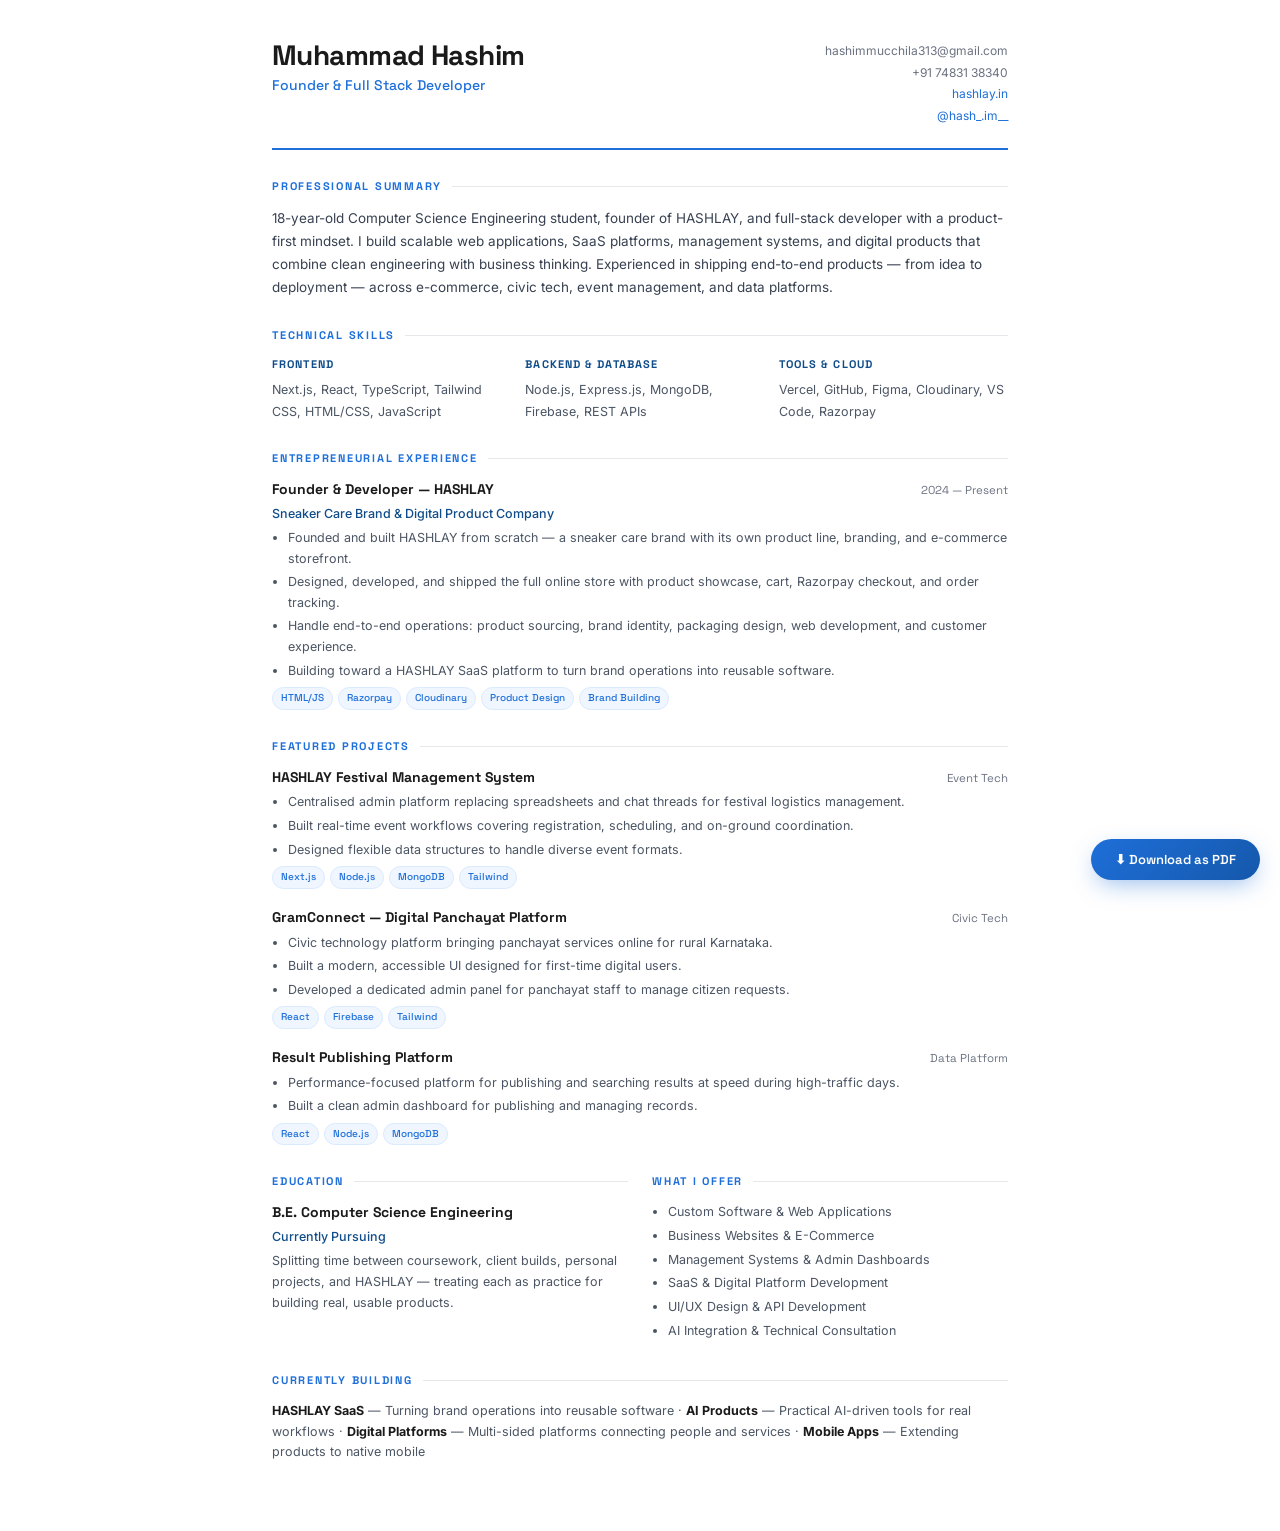
<file: resume.html>
<!DOCTYPE html>
<html lang="en">

<head>
  <meta charset="UTF-8">
  <meta name="viewport" content="width=device-width, initial-scale=1.0">
  <title>Muhammad Hashim — Resume</title>
  <link rel="preconnect" href="https://fonts.googleapis.com">
  <link rel="preconnect" href="https://fonts.gstatic.com" crossorigin>
  <link
    href="https://fonts.googleapis.com/css2?family=Space+Grotesk:wght@300..700&family=Inter:wght@300..900&display=swap"
    rel="stylesheet">
  <style>
    *,
    *::before,
    *::after {
      margin: 0;
      padding: 0;
      box-sizing: border-box;
    }

    :root {
      --bg: #ffffff;
      --text: #1a1a1a;
      --muted: #6b7280;
      --accent: #1E6FD9;
      --accent2: #0f4c8a;
      --border: #e5e7eb;
      --section-gap: 28px;
    }

    @media print {
      @page {
        margin: 0.55in 0.6in;
        size: A4;
      }

      body {
        -webkit-print-color-adjust: exact;
        print-color-adjust: exact;
      }

      .no-print {
        display: none !important;
      }
    }

    body {
      font-family: 'Inter', -apple-system, sans-serif;
      color: var(--text);
      background: var(--bg);
      font-size: 13px;
      line-height: 1.55;
      max-width: 800px;
      margin: 0 auto;
      padding: 40px 32px;
    }

    /* ---------- Header ---------- */
    .header {
      display: flex;
      justify-content: space-between;
      align-items: flex-start;
      padding-bottom: 22px;
      border-bottom: 2px solid var(--accent);
      margin-bottom: var(--section-gap);
    }

    .header-left h1 {
      font-family: 'Space Grotesk', sans-serif;
      font-size: 28px;
      font-weight: 700;
      letter-spacing: -0.02em;
      color: var(--text);
      line-height: 1.1;
    }

    .header-left .tagline {
      font-family: 'Space Grotesk', sans-serif;
      font-size: 14px;
      color: var(--accent);
      font-weight: 500;
      margin-top: 4px;
    }

    .header-right {
      text-align: right;
      font-size: 12px;
      color: var(--muted);
      line-height: 1.8;
    }

    .header-right a {
      color: var(--accent);
      text-decoration: none;
    }

    .header-right a:hover {
      text-decoration: underline;
    }

    /* ---------- Sections ---------- */
    .section {
      margin-bottom: var(--section-gap);
    }

    .section-title {
      font-family: 'Space Grotesk', sans-serif;
      font-size: 11px;
      font-weight: 700;
      letter-spacing: 0.16em;
      text-transform: uppercase;
      color: var(--accent);
      margin-bottom: 12px;
      display: flex;
      align-items: center;
      gap: 10px;
    }

    .section-title::after {
      content: '';
      flex: 1;
      height: 1px;
      background: var(--border);
    }

    /* ---------- Summary ---------- */
    .summary {
      font-size: 13.5px;
      color: #374151;
      line-height: 1.7;
    }

    /* ---------- Experience / Projects ---------- */
    .entry {
      margin-bottom: 18px;
    }

    .entry:last-child {
      margin-bottom: 0;
    }

    .entry-header {
      display: flex;
      justify-content: space-between;
      align-items: baseline;
      margin-bottom: 3px;
    }

    .entry-title {
      font-family: 'Space Grotesk', sans-serif;
      font-weight: 700;
      font-size: 14px;
      color: var(--text);
    }

    .entry-date {
      font-size: 11.5px;
      color: var(--muted);
      font-family: 'Space Grotesk', sans-serif;
      white-space: nowrap;
    }

    .entry-subtitle {
      font-size: 12.5px;
      color: var(--accent2);
      font-weight: 500;
      margin-bottom: 5px;
    }

    .entry-desc {
      color: #4b5563;
      font-size: 12.5px;
      line-height: 1.65;
    }

    .entry-desc ul {
      padding-left: 16px;
      margin-top: 4px;
    }

    .entry-desc li {
      margin-bottom: 3px;
    }

    .entry-tags {
      display: flex;
      flex-wrap: wrap;
      gap: 5px;
      margin-top: 6px;
    }

    .entry-tags span {
      font-size: 10px;
      font-family: 'Space Grotesk', sans-serif;
      color: var(--accent);
      border: 1px solid #dbeafe;
      background: #eff6ff;
      padding: 2px 8px;
      border-radius: 999px;
      font-weight: 500;
    }

    /* ---------- Skills Grid ---------- */
    .skills-grid {
      display: grid;
      grid-template-columns: 1fr 1fr 1fr;
      gap: 14px 24px;
    }

    .skill-cat h4 {
      font-family: 'Space Grotesk', sans-serif;
      font-size: 11px;
      letter-spacing: 0.1em;
      text-transform: uppercase;
      color: var(--accent2);
      margin-bottom: 6px;
      font-weight: 700;
    }

    .skill-cat p {
      font-size: 12.5px;
      color: #4b5563;
      line-height: 1.7;
    }

    /* ---------- Two Column ---------- */
    .two-col {
      display: grid;
      grid-template-columns: 1fr 1fr;
      gap: 24px;
    }

    /* ---------- Print Button ---------- */
    .print-bar {
      position: fixed;
      bottom: 20px;
      right: 20px;
      z-index: 100;
    }

    .print-btn {
      font-family: 'Space Grotesk', sans-serif;
      font-size: 13px;
      font-weight: 600;
      padding: 12px 24px;
      border: none;
      border-radius: 999px;
      background: linear-gradient(135deg, #1E6FD9, #1558ab);
      color: #fff;
      cursor: pointer;
      box-shadow: 0 8px 24px -6px rgba(30, 111, 217, .5);
      transition: transform 0.3s, box-shadow 0.3s;
    }

    .print-btn:hover {
      transform: translateY(-2px);
      box-shadow: 0 12px 30px -6px rgba(30, 111, 217, .65);
    }
  </style>
</head>

<body>

  <!-- ===== HEADER ===== -->
  <div class="header">
    <div class="header-left">
      <h1>Muhammad Hashim</h1>
      <div class="tagline">Founder & Full Stack Developer</div>
    </div>
    <div class="header-right">
      <div>hashimmucchila313@gmail.com</div>
      <div>+91 74831 38340</div>
      <div><a href="https://www.hashlay.in" target="_blank">hashlay.in</a></div>
      <div><a href="https://instagram.com/hash_.im__" target="_blank">@hash_.im__</a></div>
    </div>
  </div>

  <!-- ===== SUMMARY ===== -->
  <div class="section">
    <div class="section-title">Professional Summary</div>
    <p class="summary">
      18-year-old Computer Science Engineering student, founder of HASHLAY, and full-stack developer with a
      product-first mindset. I build scalable web applications, SaaS platforms, management systems, and digital products
      that combine clean engineering with business thinking. Experienced in shipping end-to-end products — from idea to
      deployment — across e-commerce, civic tech, event management, and data platforms.
    </p>
  </div>

  <!-- ===== SKILLS ===== -->
  <div class="section">
    <div class="section-title">Technical Skills</div>
    <div class="skills-grid">
      <div class="skill-cat">
        <h4>Frontend</h4>
        <p>Next.js, React, TypeScript, Tailwind CSS, HTML/CSS, JavaScript</p>
      </div>
      <div class="skill-cat">
        <h4>Backend & Database</h4>
        <p>Node.js, Express.js, MongoDB, Firebase, REST APIs</p>
      </div>
      <div class="skill-cat">
        <h4>Tools & Cloud</h4>
        <p>Vercel, GitHub, Figma, Cloudinary, VS Code, Razorpay</p>
      </div>
    </div>
  </div>

  <!-- ===== EXPERIENCE ===== -->
  <div class="section">
    <div class="section-title">Entrepreneurial Experience</div>

    <div class="entry">
      <div class="entry-header">
        <div class="entry-title">Founder & Developer — HASHLAY</div>
        <div class="entry-date">2024 — Present</div>
      </div>
      <div class="entry-subtitle">Sneaker Care Brand & Digital Product Company</div>
      <div class="entry-desc">
        <ul>
          <li>Founded and built HASHLAY from scratch — a sneaker care brand with its own product line, branding, and
            e-commerce storefront.</li>
          <li>Designed, developed, and shipped the full online store with product showcase, cart, Razorpay checkout, and
            order tracking.</li>
          <li>Handle end-to-end operations: product sourcing, brand identity, packaging design, web development, and
            customer experience.</li>
          <li>Building toward a HASHLAY SaaS platform to turn brand operations into reusable software.</li>
        </ul>
        <div class="entry-tags">
          <span>HTML/JS</span><span>Razorpay</span><span>Cloudinary</span><span>Product Design</span><span>Brand
            Building</span>
        </div>
      </div>
    </div>
  </div>

  <!-- ===== PROJECTS ===== -->
  <div class="section">
    <div class="section-title">Featured Projects</div>

    <div class="entry">
      <div class="entry-header">
        <div class="entry-title">HASHLAY Festival Management System</div>
        <div class="entry-date">Event Tech</div>
      </div>
      <div class="entry-desc">
        <ul>
          <li>Centralised admin platform replacing spreadsheets and chat threads for festival logistics management.</li>
          <li>Built real-time event workflows covering registration, scheduling, and on-ground coordination.</li>
          <li>Designed flexible data structures to handle diverse event formats.</li>
        </ul>
        <div class="entry-tags">
          <span>Next.js</span><span>Node.js</span><span>MongoDB</span><span>Tailwind</span>
        </div>
      </div>
    </div>

    <div class="entry">
      <div class="entry-header">
        <div class="entry-title">GramConnect — Digital Panchayat Platform</div>
        <div class="entry-date">Civic Tech</div>
      </div>
      <div class="entry-desc">
        <ul>
          <li>Civic technology platform bringing panchayat services online for rural Karnataka.</li>
          <li>Built a modern, accessible UI designed for first-time digital users.</li>
          <li>Developed a dedicated admin panel for panchayat staff to manage citizen requests.</li>
        </ul>
        <div class="entry-tags">
          <span>React</span><span>Firebase</span><span>Tailwind</span>
        </div>
      </div>
    </div>

    <div class="entry">
      <div class="entry-header">
        <div class="entry-title">Result Publishing Platform</div>
        <div class="entry-date">Data Platform</div>
      </div>
      <div class="entry-desc">
        <ul>
          <li>Performance-focused platform for publishing and searching results at speed during high-traffic days.</li>
          <li>Built a clean admin dashboard for publishing and managing records.</li>
        </ul>
        <div class="entry-tags">
          <span>React</span><span>Node.js</span><span>MongoDB</span>
        </div>
      </div>
    </div>
  </div>

  <!-- ===== EDUCATION & EXTRAS ===== -->
  <div class="two-col">
    <div class="section">
      <div class="section-title">Education</div>
      <div class="entry">
        <div class="entry-header">
          <div class="entry-title">B.E. Computer Science Engineering</div>
        </div>
        <div class="entry-subtitle">Currently Pursuing</div>
        <div class="entry-desc">
          Splitting time between coursework, client builds, personal projects, and HASHLAY — treating each as practice
          for building real, usable products.
        </div>
      </div>
    </div>

    <div class="section">
      <div class="section-title">What I Offer</div>
      <div class="entry">
        <div class="entry-desc">
          <ul>
            <li>Custom Software & Web Applications</li>
            <li>Business Websites & E-Commerce</li>
            <li>Management Systems & Admin Dashboards</li>
            <li>SaaS & Digital Platform Development</li>
            <li>UI/UX Design & API Development</li>
            <li>AI Integration & Technical Consultation</li>
          </ul>
        </div>
      </div>
    </div>
  </div>

  <!-- ===== CURRENTLY BUILDING ===== -->
  <div class="section">
    <div class="section-title">Currently Building</div>
    <div class="entry-desc">
      <strong style="color:var(--text);">HASHLAY SaaS</strong> — Turning brand operations into reusable software ·
      <strong style="color:var(--text);">AI Products</strong> — Practical AI-driven tools for real workflows ·
      <strong style="color:var(--text);">Digital Platforms</strong> — Multi-sided platforms connecting people and
      services ·
      <strong style="color:var(--text);">Mobile Apps</strong> — Extending products to native mobile
    </div>
  </div>

  <!-- ===== PRINT BUTTON ===== -->
  <div class="print-bar no-print">
    <button class="print-btn" onclick="window.print()">⬇ Download as PDF</button>
  </div>

</body>

</html>
</file>
